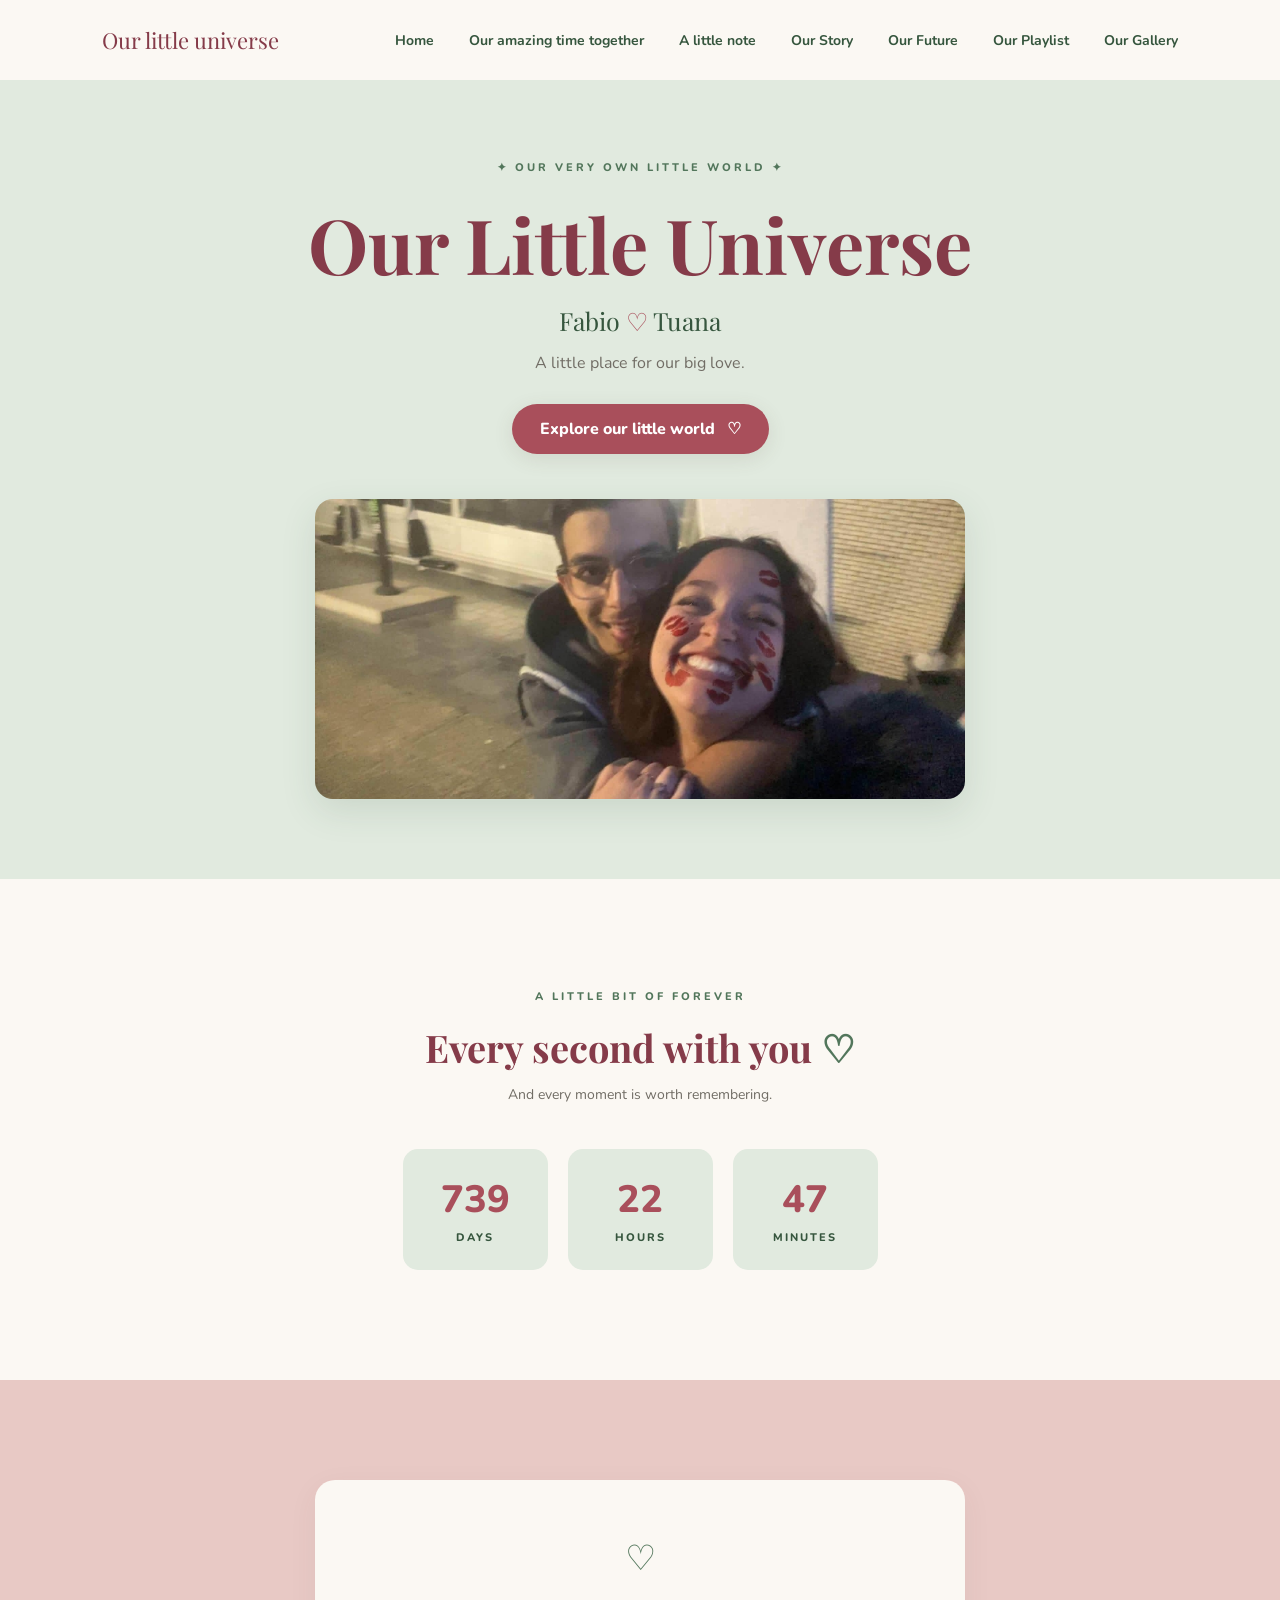
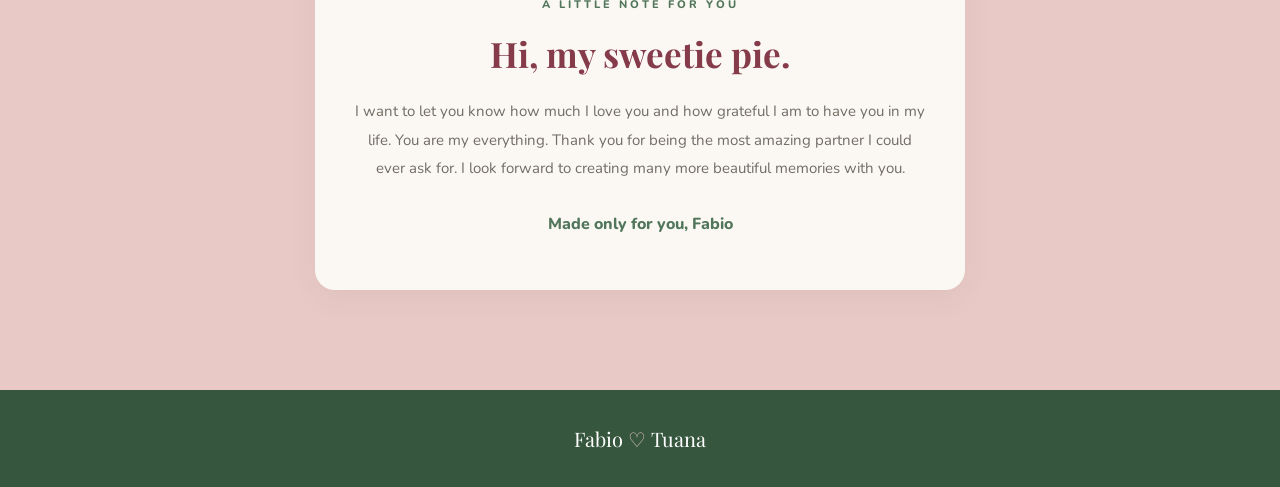
<file: index.html>
<!DOCTYPE html>
<html lang="en">
<head>
    <meta charset="UTF-8">
    <meta name="viewport" content="width=device-width, initial-scale=1.0">

    <title>Our Little Universe</title>

    <link rel="stylesheet" href="style.css">

    <link rel="preconnect" href="https://fonts.googleapis.com">
    <link rel="preconnect" href="https://fonts.gstatic.com" crossorigin>
    <link href="https://fonts.googleapis.com/css2?family=Nunito:wght@400;500;600;700;800&family=Playfair+Display:ital,wght@0,500;0,600;0,700;1,500&display=swap" rel="stylesheet">
</head>

<body>

    <!-- Floating decorations -->
    <div class="floating-decorations" aria-hidden="true">
        <span>♡</span>
        <span>✦</span>
        <span>♡</span>
        <span>✧</span>
        <span>♡</span>
    </div>

    <!-- Navigation -->
    <header class="header">
        <a href="#home" class="logo">Our little universe <span></span></a>

        <button class="menu-toggle" id="menuToggle"
                aria-label="Open navigation menu"
                aria-expanded="false">
            <span></span>
            <span></span>
            <span></span>
        </button>

        <nav class="navigation" id="navigation">
            <a href="index.html">Home</a>
            <a href="index.html#counter">Our amazing time together</a>
            <a href="index.html#message">A little note</a>
            <a href="our-story.html">Our Story</a>
            <a href="our-future.html">Our Future</a>
            <a href="our-playlist.html">Our Playlist</a>
            <a href="foto-galerij.html">Our Gallery</a>
        </nav>
    </header>

    <main>

        <!-- Hero -->
        <section class="hero" id="home">

            <div class="hero-content">

                <p class="eyebrow">
                    ✦ OUR VERY OWN LITTLE WORLD ✦
                </p>

                <h1>Our Little Universe</h1>

                <p class="couple-names">
                    Fabio <span>♡</span> Tuana
                </p>

                <p class="hero-description">
                    A little place for our big love.
                </p>

                <a href="#counter" class="main-button">
                    Explore our little world
                    <span>♡</span>
                </a>

            </div>

            <div class="hero-photo">
                <img
                    src="images/samen.jpg"
                    alt="Fabio and Tuana together"
                >
            </div>

        </section>


        <!-- Relationship counter -->
        <section class="counter-section" id="counter">

            <div class="section-heading">
                <p class="eyebrow">A LITTLE BIT OF FOREVER</p>

                <h2>Every second with you <span>♡</span></h2>

                <p>
                    And every moment is worth remembering.
                </p>
            </div>

            <div class="counter-container">

                <div class="counter-item">
                    <span id="days">000</span>
                    <p>DAYS</p>
                </div>

                <div class="counter-item">
                    <span id="hours">00</span>
                    <p>HOURS</p>
                </div>

                <div class="counter-item">
                    <span id="minutes">00</span>
                    <p>MINUTES</p>
                </div>

            </div>

        </section>


        <!-- Personal message -->
        <section class="message-section" id="message">

            <div class="message-card">

                <span class="message-heart">♡</span>

                <p class="eyebrow">A LITTLE NOTE FOR YOU</p>

                <h2>Hi, my sweetie pie.</h2>

                <p class="message-text">
                    I want to let you know how much I love you and how grateful I am to have you in my life. You are my everything. Thank you for being the most amazing partner I could ever ask for. I look forward to creating many more beautiful memories with you.
                </p>

                <p class="signature">
                    Made only for you, Fabio
                </p>

            </div>

        </section>

    </main>


    <!-- Footer -->
    <footer class="footer">
        <p>Fabio <span>♡</span> Tuana</p>
    </footer>


    <script src="script.js"></script>

</body>
</html>
</file>
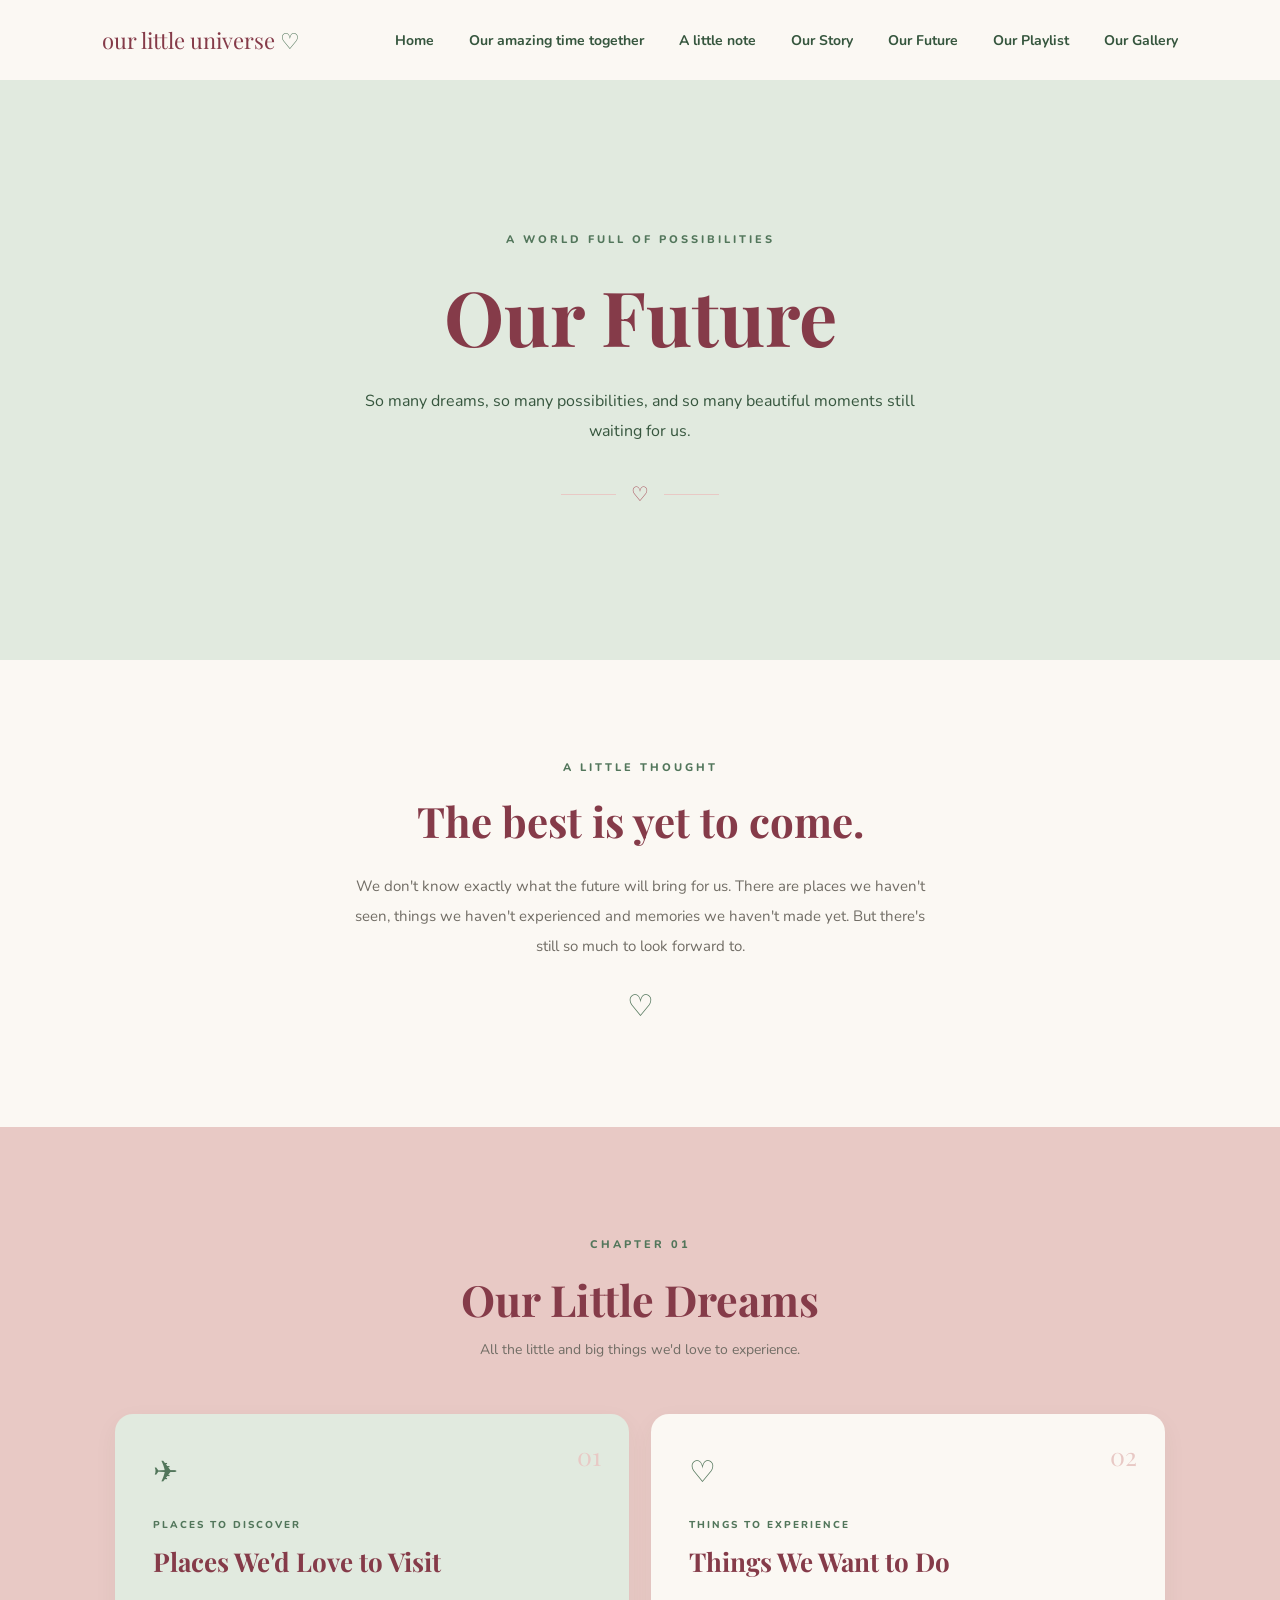
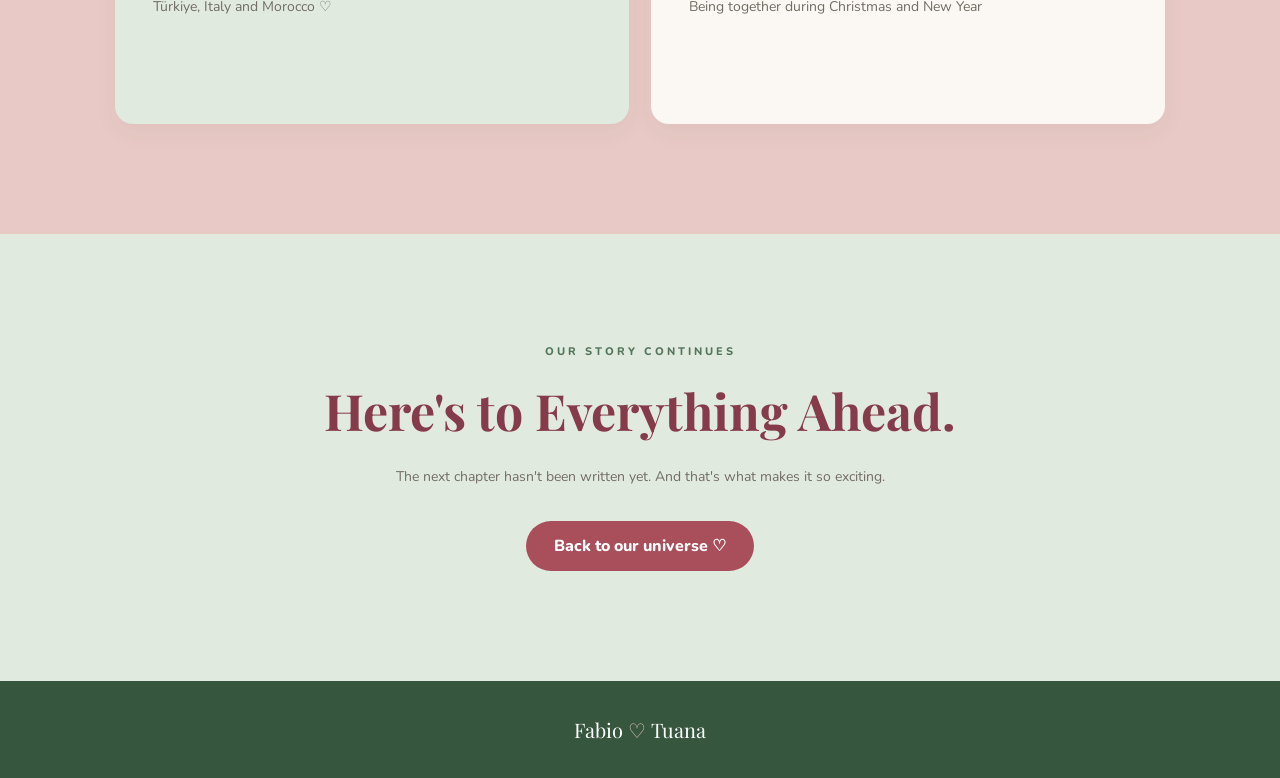
<file: our-future.html>
<!DOCTYPE html>
<html lang="en">

<head>
    <meta charset="UTF-8">
    <meta name="viewport" content="width=device-width, initial-scale=1.0">

    <title>Our Future</title>

    <link rel="stylesheet" href="style.css">
    <link rel="stylesheet" href="future.css">

    <link rel="preconnect" href="https://fonts.googleapis.com">
    <link rel="preconnect" href="https://fonts.gstatic.com" crossorigin>

    <link href="https://fonts.googleapis.com/css2?family=Nunito:wght@400;500;600;700;800&family=Playfair+Display:ital,wght@0,500;0,600;0,700;1,500&display=swap" rel="stylesheet">
</head>

<body>

    <!-- Floating decorations -->
    <div class="floating-decorations" aria-hidden="true">
        <span>♡</span>
        <span>✦</span>
        <span>♡</span>
        <span>✧</span>
        <span>♡</span>
    </div>


    <!-- Navigation -->
    <header class="header">

        <a href="index.html" class="logo">
            our little universe <span>♡</span>
        </a>

        <button class="menu-toggle" id="menuToggle"
                aria-label="Open navigation menu"
                aria-expanded="false">
            <span></span>
            <span></span>
            <span></span>
        </button>

        <nav class="navigation" id="navigation">
            <a href="index.html">Home</a>
            <a href="index.html#counter">Our amazing time together</a>
            <a href="index.html#message">A little note</a>
            <a href="our-story.html">Our Story</a>
            <a href="our-future.html">Our Future</a>
            <a href="our-playlist.html">Our Playlist</a>
            <a href="foto-galerij.html">Our Gallery</a>
        </nav>

    </header>


    <main>

        <!-- Future Hero -->
        <section class="future-hero">

            <p class="eyebrow">A WORLD FULL OF POSSIBILITIES</p>

            <h1>Our Future</h1>

            <p class="future-subtitle">
                So many dreams, so many possibilities,
                and so many beautiful moments still waiting for us.
            </p>

            <div class="future-divider">
                <span></span>
                ♡
                <span></span>
            </div>

        </section>


        <!-- Introduction -->
        <section class="future-intro">

            <p class="eyebrow">A LITTLE THOUGHT</p>

            <h2>The best is yet to come.</h2>

            <p>
                We don't know exactly what the future will bring for us.
                There are places we haven't seen, things we
                haven't experienced and memories we haven't
                made yet.

                But there's still so much to look forward to.
            </p>

            <span class="intro-heart">♡</span>

        </section>


        <!-- Our Dreams -->
        <section class="dreams-section" id="dreams">

            <div class="future-heading">

                <p class="eyebrow">CHAPTER 01</p>

                <h2>Our Little Dreams</h2>

                <p>
                    All the little and big things we'd love to experience.
                </p>

            </div>


            <div class="dreams-grid">

                <!-- Travel -->
                <article class="dream-card travel-card">

                    <div class="dream-number">01</div>

                    <span class="dream-symbol">✈</span>

                    <p class="dream-category">PLACES TO DISCOVER</p>

                    <h3>Places We'd Love to Visit</h3>

                    <p class="dream-description">
                        Türkiye, Italy and Morocco ♡
                    </p>

                </article>


                <!-- Experiences -->
                <article class="dream-card experiences-card">

                    <div class="dream-number">02</div>

                    <span class="dream-symbol">♡</span>

                    <p class="dream-category">THINGS TO EXPERIENCE</p>

                    <h3>Things We Want to Do</h3>

                    <p class="dream-description">
                        Being together during Christmas and New Year
                    </p>


                </article>
            </div>

        </section>

        <!-- Final Message -->
        <section class="future-ending">

            <p class="eyebrow">OUR STORY CONTINUES</p>

            <h2>Here's to Everything Ahead.</h2>

            <p>
                The next chapter hasn't been written yet.
                And that's what makes it so exciting.
            </p>

            <a href="index.html" class="future-button">
                Back to our universe ♡
            </a>

        </section>

    </main>


    <!-- Footer -->
    <footer class="footer">

        <p>Fabio <span>♡</span> Tuana</p>

    </footer>


    <script src="script.js"></script>

</body>
</html>
</file>
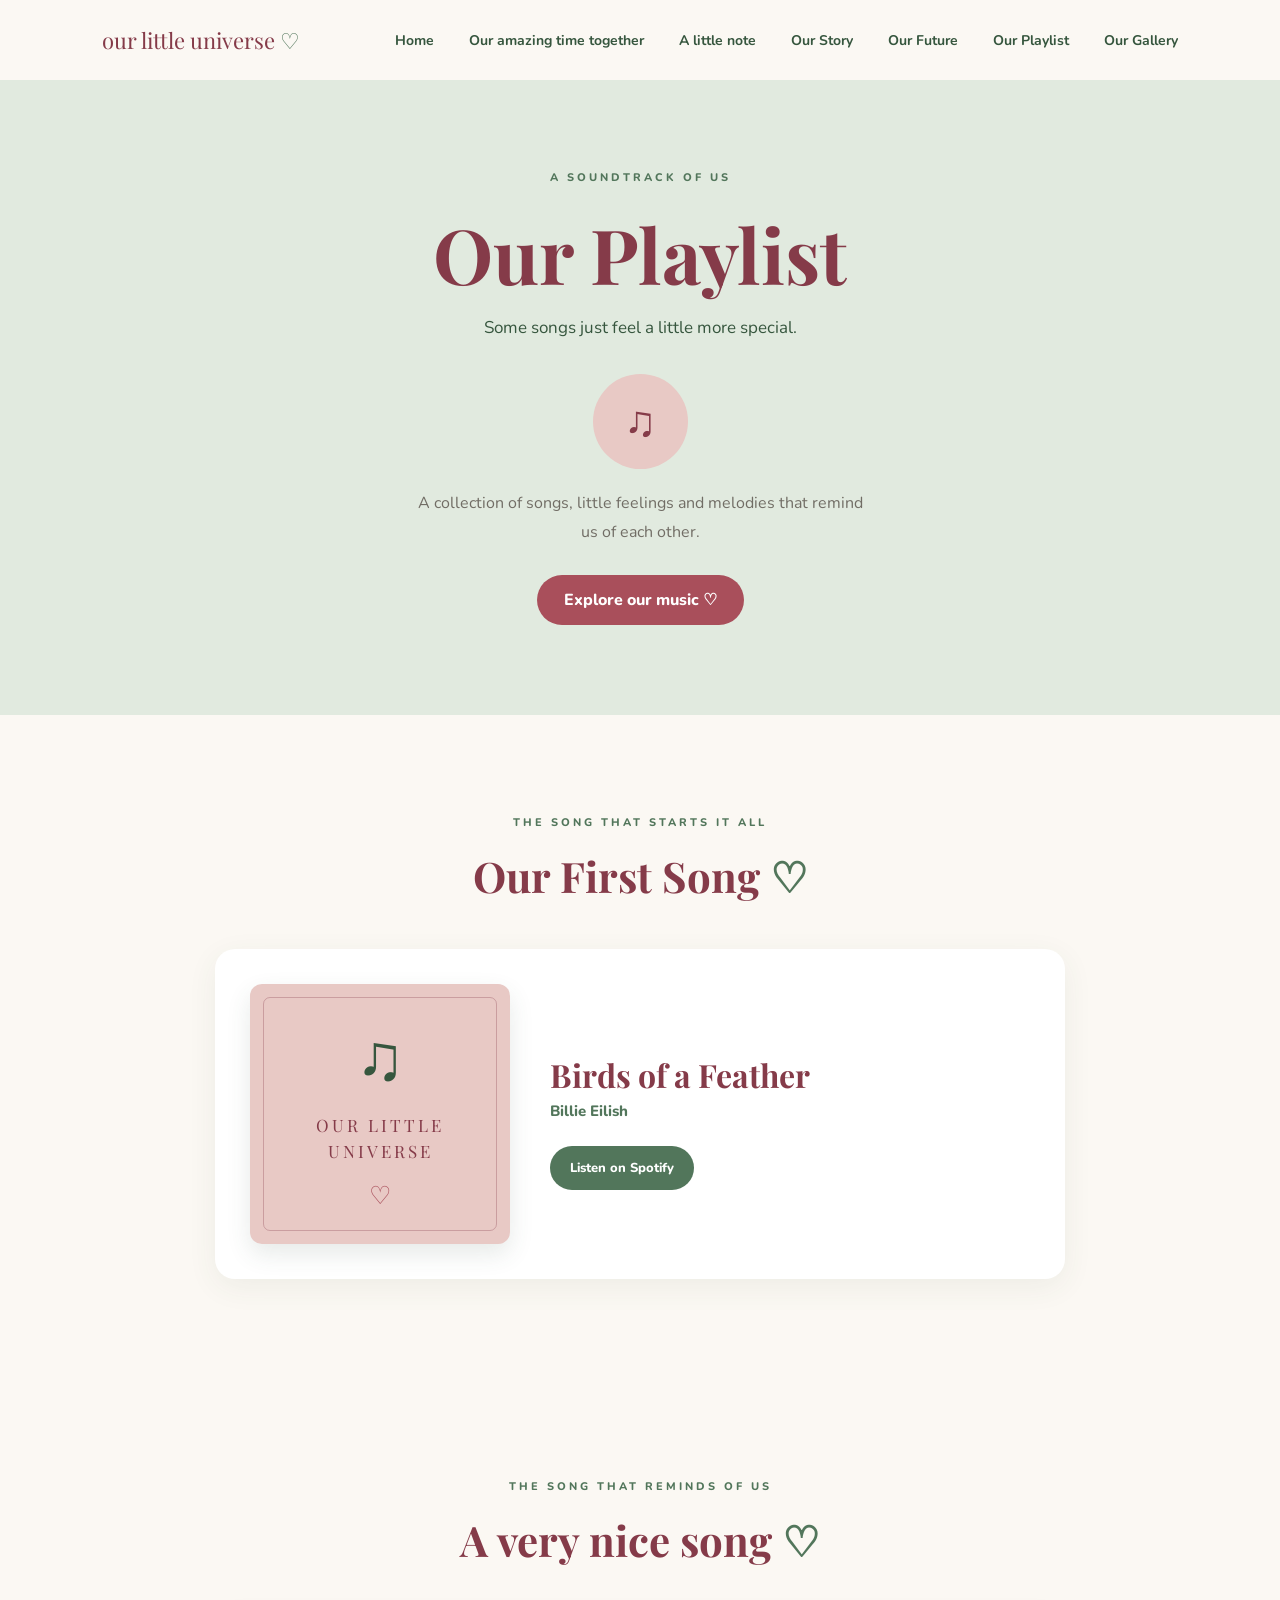
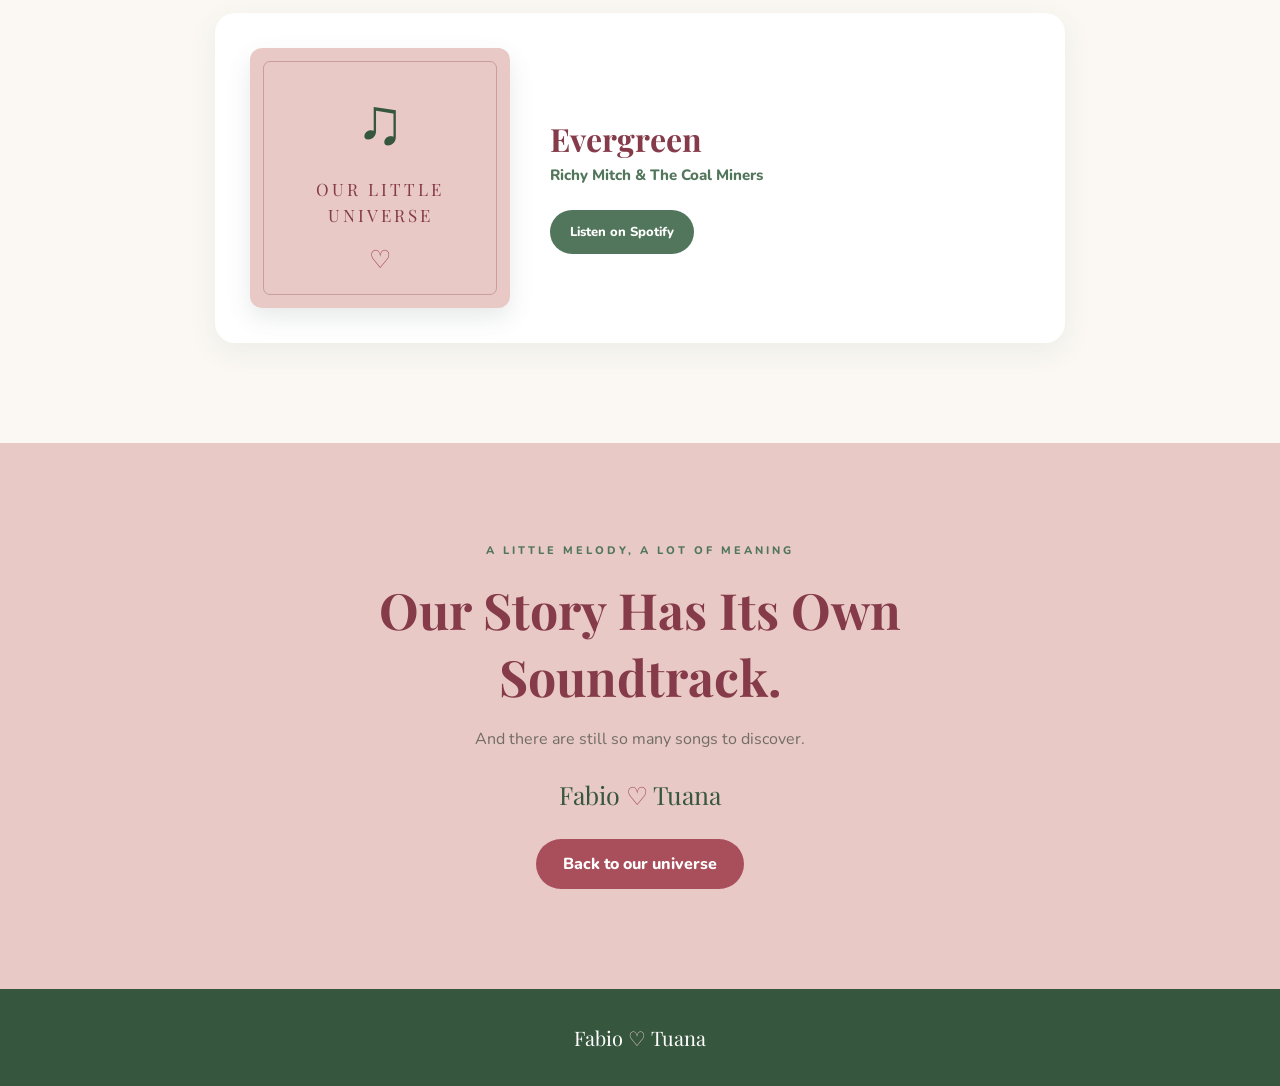
<file: our-playlist.html>
<!DOCTYPE html>
<html lang="en">

<head>
    <meta charset="UTF-8">
    <meta name="viewport" content="width=device-width, initial-scale=1.0">

    <title>Our Playlist</title>

    <link rel="stylesheet" href="style.css">
    <link rel="stylesheet" href="playlist.css">

    <link rel="preconnect" href="https://fonts.googleapis.com">
    <link rel="preconnect" href="https://fonts.gstatic.com" crossorigin>

    <link href="https://fonts.googleapis.com/css2?family=Nunito:wght@400;500;600;700;800&family=Playfair+Display:ital,wght@0,500;0,600;0,700;1,500&display=swap" rel="stylesheet">
</head>

<body>

    <!-- Floating decorations -->
    <div class="floating-decorations" aria-hidden="true">
        <span>♡</span>
        <span>✦</span>
        <span>♡</span>
        <span>✧</span>
        <span>♡</span>
    </div>


    <!-- Navigation -->
    <header class="header">

        <a href="index.html" class="logo">
            our little universe <span>♡</span>
        </a>

        <button class="menu-toggle" id="menuToggle"
                aria-label="Open navigation menu"
                aria-expanded="false">
            <span></span>
            <span></span>
            <span></span>
        </button>

        <nav class="navigation" id="navigation">
            <a href="index.html">Home</a>
            <a href="index.html#counter">Our amazing time together</a>
            <a href="index.html#message">A little note</a>
            <a href="our-story.html">Our Story</a>
            <a href="our-future.html">Our Future</a>
            <a href="our-playlist.html">Our Playlist</a>
            <a href="foto-galerij.html">Our Gallery</a>
        </nav>

    </header>


    <main>

        <!-- Playlist Hero -->
        <section class="playlist-hero">

            <p class="eyebrow">A SOUNDTRACK OF US</p>

            <h1>Our Playlist</h1>

            <p class="playlist-subtitle">
                Some songs just feel a little more special.
            </p>

            <div class="music-note">♫</div>

            <p class="playlist-intro">
                A collection of songs, little feelings
                and melodies that remind us of each other.
            </p>

            <a href="#our-songs" class="playlist-button">
                Explore our music ♡
            </a>

        </section>


        <!-- Featured Song -->
        <section class="featured-section">

            <div class="playlist-heading">
                <p class="eyebrow">THE SONG THAT STARTS IT ALL</p>
                <h2>Our First Song <span>♡</span></h2>
            </div>

            <article class="featured-song">

                <div class="album-art">
                    <div class="album-inner">
                        <span class="album-symbol">♫</span>
                        <p>OUR LITTLE<br>UNIVERSE</p>
                        <span class="album-heart">♡</span>
                    </div>
                </div>

                <div class="featured-info">

                    <h3>Birds of a Feather</h3>

                    <p class="artist-name">
                        Billie Eilish
                    </p>
                    
                    <a
                        href="https://open.spotify.com/search/Birds%20of%20a%20Feather%20Billie%20Eilish"
                        target="_blank"
                        rel="noopener noreferrer"
                        class="spotify-button"
                    >                        
                        Listen on Spotify
                    </a>

                </div>

            </article>

        </section>

        <section class="featured-section">

            <div class="playlist-heading">
                <p class="eyebrow">THE SONG THAT REMINDS OF US</p>
                <h2> A very nice song <span>♡</span></h2>
            </div>

            <article class="featured-song">

                <div class="album-art">
                    <div class="album-inner">
                        <span class="album-symbol">♫</span>
                        <p>OUR LITTLE<br>UNIVERSE</p>
                        <span class="album-heart">♡</span>
                    </div>
                </div>

                <div class="featured-info">

                    <h3>Evergreen</h3>

                    <p class="artist-name">
                        Richy Mitch & The Coal Miners
                    </p>
                    
                    <a
                        href="https://open.spotify.com/search/evergreen%20richy%20mitch%20and%20coal%20miners"
                        target="_blank"
                        rel="noopener noreferrer"
                        class="spotify-button"
                    >                        
                        Listen on Spotify
                    </a>

                </div>

            </article>

        </section>

        <!-- Our Songs -->



        <!-- Closing -->
        <section class="playlist-ending">

            <p class="eyebrow">A LITTLE MELODY, A LOT OF MEANING</p>

            <h2>Our Story Has Its Own Soundtrack.</h2>

            <p>
                And there are still so many songs to discover.
            </p>

            <div class="playlist-names">
                Fabio <span>♡</span> Tuana
            </div>

            <a href="index.html" class="playlist-button">
                Back to our universe
            </a>

        </section>

    </main>


    <!-- Footer -->
    <footer class="footer">

        <p>Fabio <span>♡</span> Tuana</p>
    </footer>


    <script src="script.js"></script>

</body>
</html>
</file>
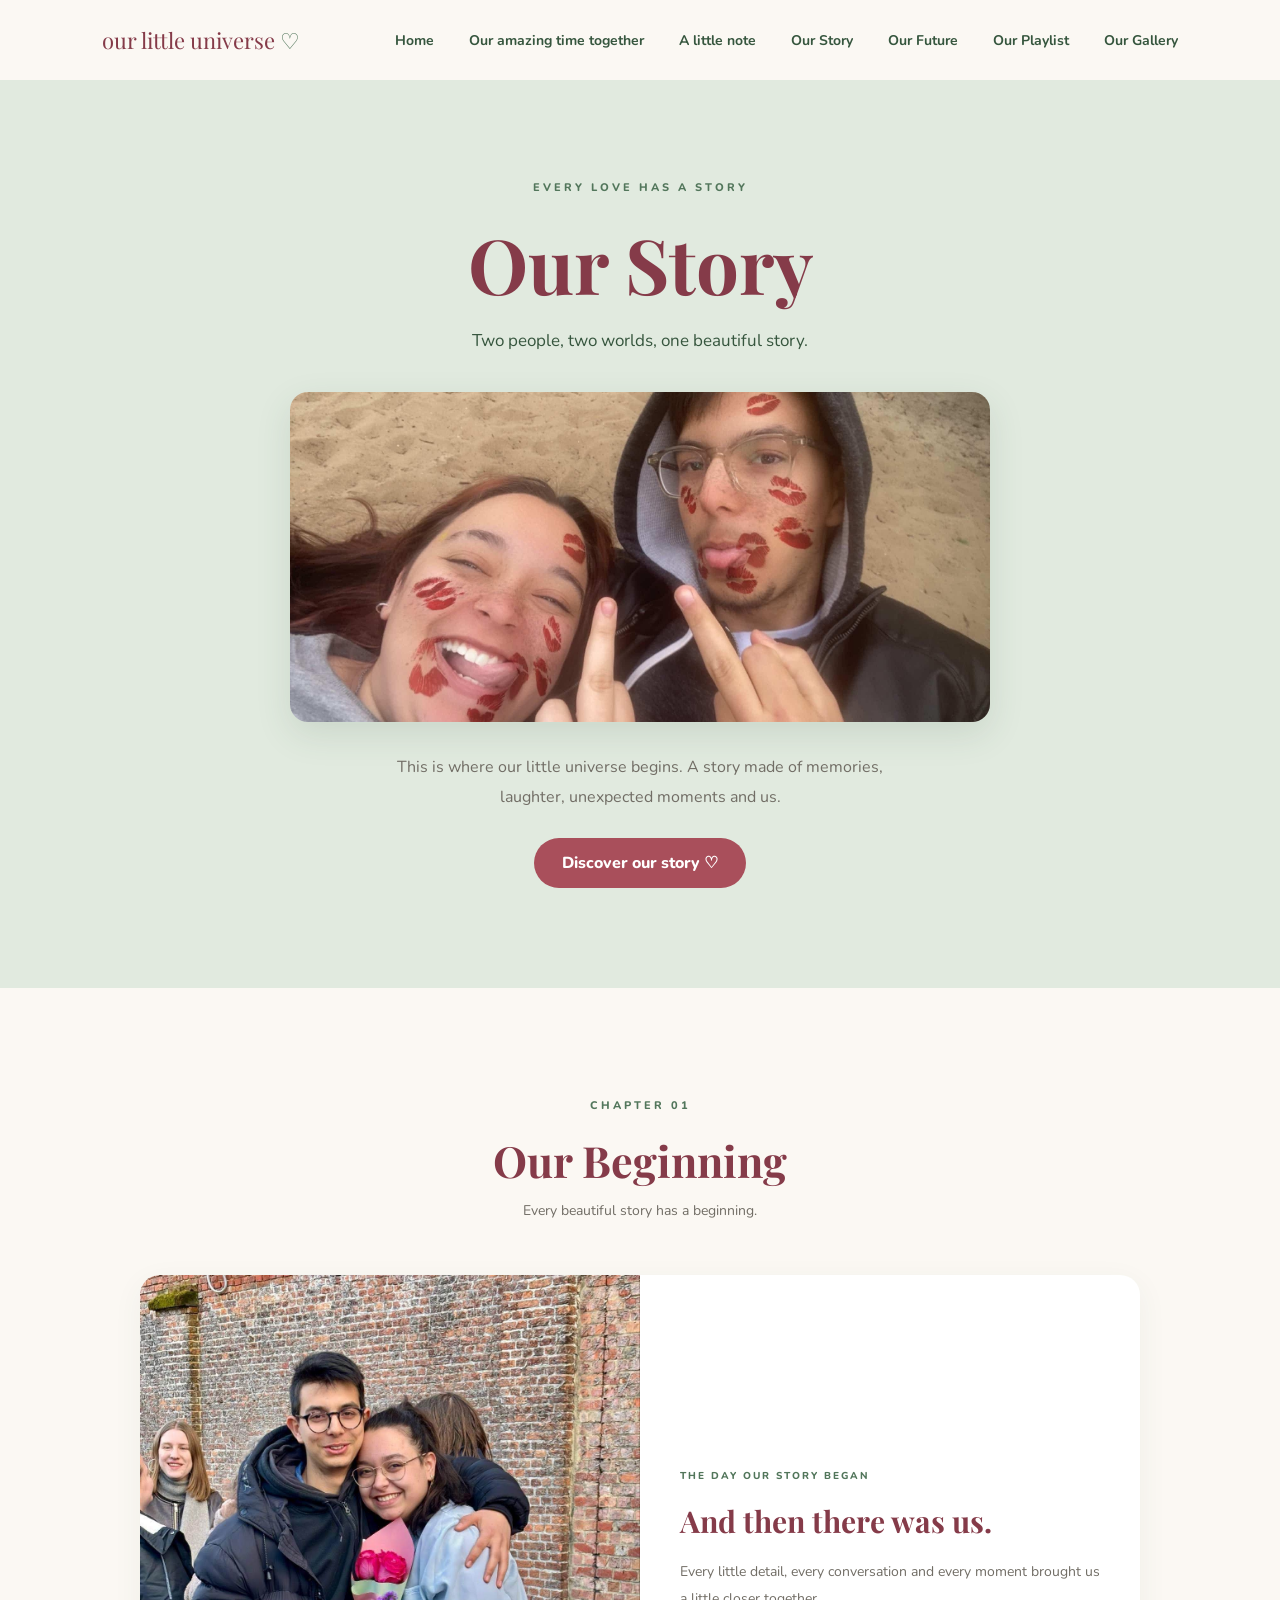
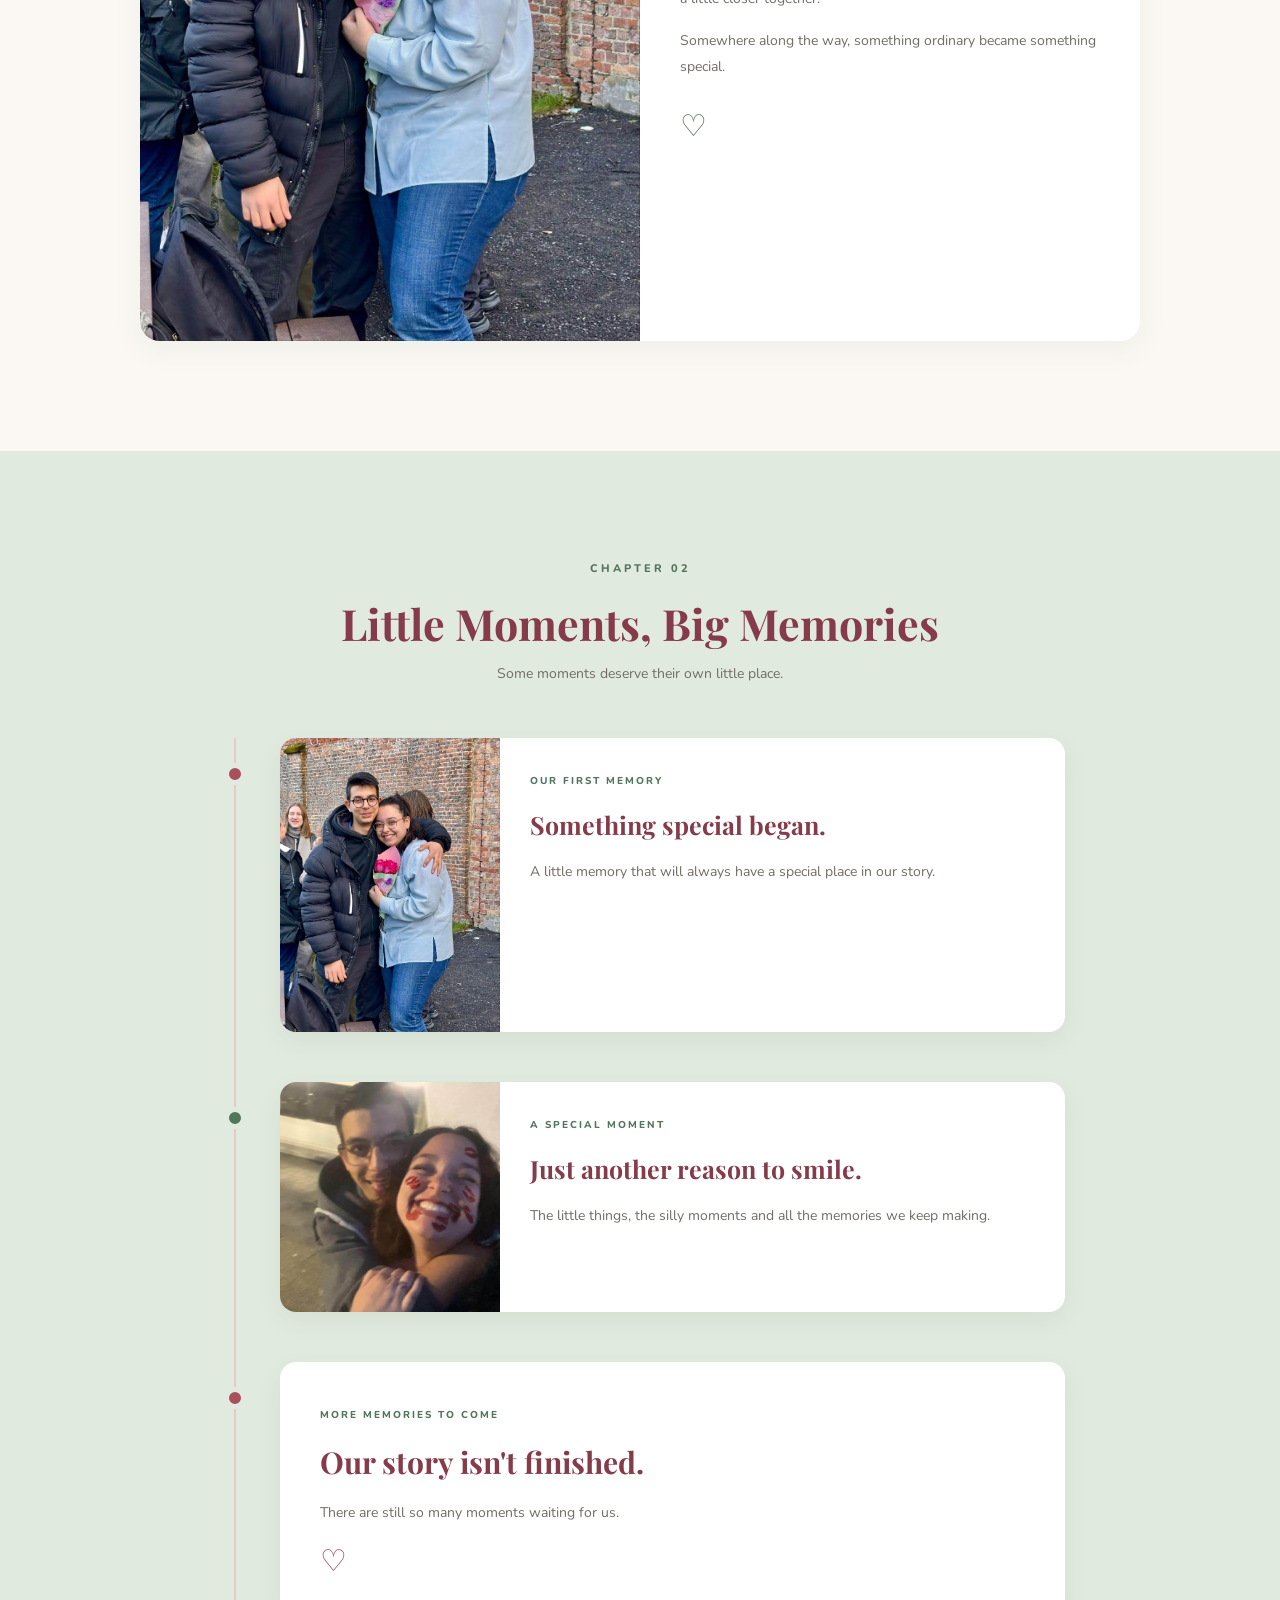
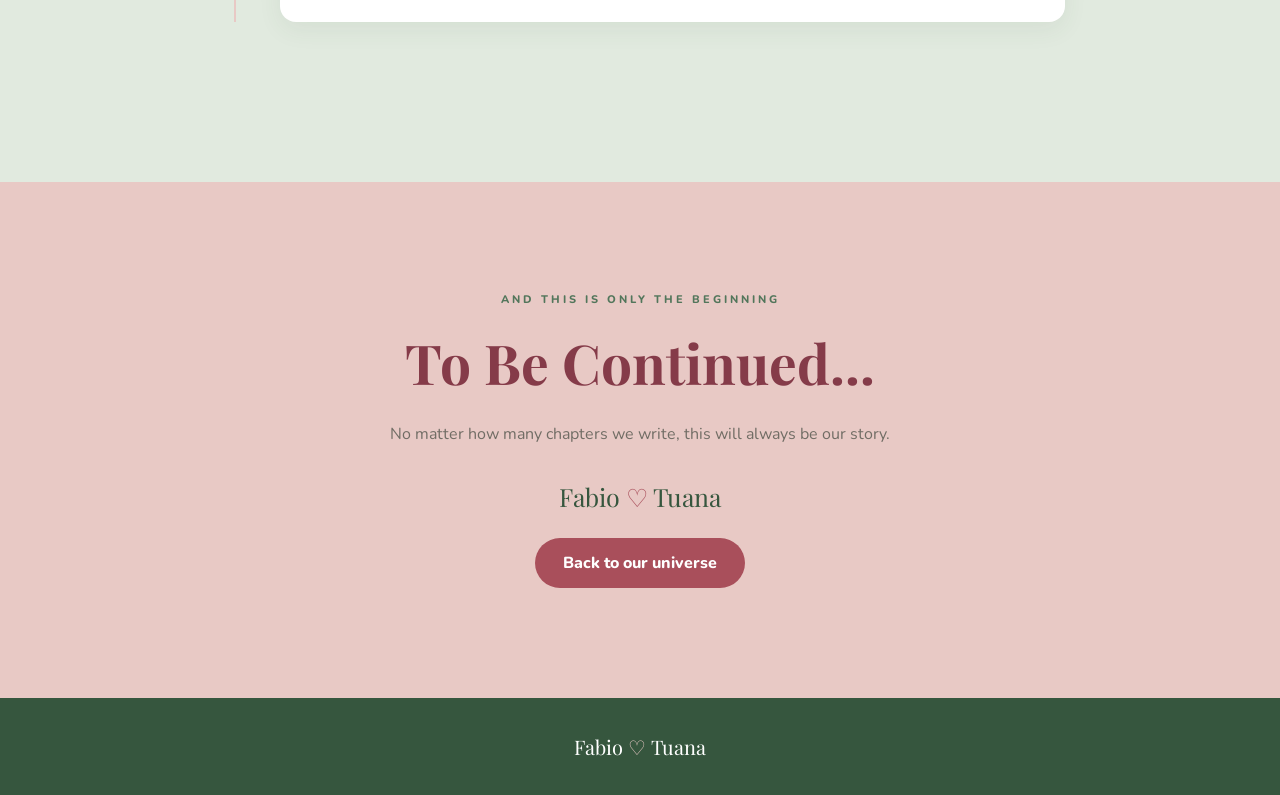
<file: our-story.html>
<!DOCTYPE html>
<html lang="en">

<head>
    <meta charset="UTF-8">
    <meta name="viewport" content="width=device-width, initial-scale=1.0">

    <title>Our Story</title>

    <link rel="stylesheet" href="style.css">
    <link rel="stylesheet" href="story.css">

    <link rel="preconnect" href="https://fonts.googleapis.com">
    <link rel="preconnect" href="https://fonts.gstatic.com" crossorigin>

    <link href="https://fonts.googleapis.com/css2?family=Nunito:wght@400;500;600;700;800&family=Playfair+Display:ital,wght@0,500;0,600;0,700;1,500&display=swap" rel="stylesheet">
</head>

<body>

    <!-- Floating decorations -->
    <div class="floating-decorations" aria-hidden="true">
        <span>♡</span>
        <span>✦</span>
        <span>♡</span>
        <span>✧</span>
        <span>♡</span>
    </div>


    <!-- Navigation -->
    <header class="header">

        <a href="index.html" class="logo">
            our little universe <span>♡</span>
        </a>

        <button class="menu-toggle" id="menuToggle"
                aria-label="Open navigation menu"
                aria-expanded="false">
            <span></span>
            <span></span>
            <span></span>
        </button>

        <nav class="navigation" id="navigation">
            <a href="index.html">Home</a>
            <a href="index.html#counter">Our amazing time together</a>
            <a href="index.html#message">A little note</a>
            <a href="our-story.html">Our Story</a>
            <a href="our-future.html">Our Future</a>
            <a href="our-playlist.html">Our Playlist</a>
            <a href="foto-galerij.html">Our Gallery</a>
        </nav>

    </header>


    <main>

        <!-- Story Hero -->
        <section class="story-hero">

            <p class="eyebrow">EVERY LOVE HAS A STORY</p>

            <h1>Our Story</h1>

            <p class="story-subtitle">
                Two people, two worlds, one beautiful story.
            </p>

            <div class="story-hero-photo">
                <img src="images/samen1.jpg"
                     alt="Fabio and Tuana">
            </div>

            <p class="story-intro">
                This is where our little universe begins.
                A story made of memories, laughter,
                unexpected moments and us.
            </p>

            <a href="#beginning" class="story-button">
                Discover our story ♡
            </a>

        </section>


        <!-- Our Beginning -->
        <section class="beginning-section" id="beginning">

            <div class="story-heading">
                <p class="eyebrow">CHAPTER 01</p>

                <h2>Our Beginning</h2>

                <p>
                    Every beautiful story has a beginning.
                </p>
            </div>

            <div class="beginning-card">

                <div class="beginning-image">
                    <img src="images/begin.jpg"
                         alt="A memory from our beginning">
                </div>

                <div class="beginning-text">

                    <span class="chapter-label">
                        THE DAY OUR STORY BEGAN
                    </span>

                    <h3>And then there was us.</h3>

                    <p>
                        Every little detail, every conversation
                        and every moment brought us a little
                        closer together.
                    </p>

                    <p>
                        Somewhere along the way, something
                        ordinary became something special.
                    </p>

                    <span class="story-heart">♡</span>

                </div>

            </div>

        </section>


        <!-- Timeline -->
        <section class="timeline-section">

            <div class="story-heading">
                <p class="eyebrow">CHAPTER 02</p>

                <h2>Little Moments, Big Memories</h2>

                <p>
                    Some moments deserve their own little place.
                </p>
            </div>


            <div class="timeline">

                <!-- Memory 1 -->
                <article class="timeline-item">

                    <div class="timeline-dot red"></div>

                    <div class="timeline-card">

                        <img src="images/begin.jpg"
                             alt="Our first special memory">

                        <div class="timeline-content">

                            <span class="chapter-label">
                                OUR FIRST MEMORY
                            </span>

                            <h3>Something special began.</h3>

                            <p>
                                A little memory that will always
                                have a special place in our story.
                            </p>

                        </div>

                    </div>

                </article>


                <!-- Memory 2 -->
                <article class="timeline-item">

                    <div class="timeline-dot green"></div>

                    <div class="timeline-card">

                        <img src="images/samen.jpg"
                             alt="One of our special moments">

                        <div class="timeline-content">

                            <span class="chapter-label">
                                A SPECIAL MOMENT
                            </span>

                            <h3>Just another reason to smile.</h3>

                            <p>
                                The little things, the silly moments
                                and all the memories we keep making.
                            </p>

                        </div>

                    </div>

                </article>


                <!-- Future memories -->
                <article class="timeline-item">

                    <div class="timeline-dot red"></div>

                    <div class="timeline-future">

                        <span class="chapter-label">
                            MORE MEMORIES TO COME
                        </span>

                        <h3>Our story isn't finished.</h3>

                        <p>
                            There are still so many moments
                            waiting for us.
                        </p>

                        <span class="future-heart">♡</span>

                    </div>

                </article>

            </div>

        </section>


        <!-- Ending -->
        <section class="story-ending">

            <p class="eyebrow">AND THIS IS ONLY THE BEGINNING</p>

            <h2>To Be Continued...</h2>

            <p>
                No matter how many chapters we write,
                this will always be our story.
            </p>

            <div class="story-names">
                Fabio <span>♡</span> Tuana
            </div>

            <a href="index.html" class="story-button">
                Back to our universe
            </a>

        </section>

    </main>


    <!-- Footer -->
    <footer class="footer">

        <p>Fabio <span>♡</span> Tuana</p>
    </footer>


    <script src="script.js"></script>

</body>
</html>
</file>
<file: style.css>
/* =========================
   OUR LITTLE UNIVERSE
   RED & GREEN THEME
========================= */

:root {
    --red: #A94F5B;
    --red-dark: #853B49;
    --red-light: #E8C9C5;

    --green: #52765B;
    --green-dark: #36563E;
    --green-light: #E1EADF;

    --cream: #FBF8F3;
    --white: #FFFFFF;

    --text: #716D65;
    --heading: #853B49;
}


/* =========================
   GENERAL
========================= */

* {
    margin: 0;
    padding: 0;
    box-sizing: border-box;
    scroll-behavior: smooth;
}

body {
    font-family: 'Nunito', sans-serif;
    color: var(--text);
    background: var(--cream);
    overflow-x: hidden;
}

h1, h2 {
    font-family: 'Playfair Display', serif;
}


/* =========================
   FLOATING DECORATIONS
========================= */

.floating-decorations span {
    position: fixed;
    z-index: 5;
    pointer-events: none;
    opacity: 0;
    animation: float 9s infinite ease-in-out;
}

.floating-decorations span:nth-child(1),
.floating-decorations span:nth-child(3),
.floating-decorations span:nth-child(5) {
    color: var(--red);
}

.floating-decorations span:nth-child(2),
.floating-decorations span:nth-child(4) {
    color: var(--green);
}

.floating-decorations span:nth-child(1) {
    left: 8%;
    top: 75%;
    font-size: 20px;
    animation-delay: 0s;
}

.floating-decorations span:nth-child(2) {
    left: 85%;
    top: 65%;
    font-size: 15px;
    animation-delay: 2s;
}

.floating-decorations span:nth-child(3) {
    left: 70%;
    top: 85%;
    font-size: 18px;
    animation-delay: 4s;
}

.floating-decorations span:nth-child(4) {
    left: 20%;
    top: 50%;
    font-size: 14px;
    animation-delay: 1s;
}

.floating-decorations span:nth-child(5) {
    left: 92%;
    top: 35%;
    font-size: 17px;
    animation-delay: 3s;
}

@keyframes float {
    0% {
        transform: translateY(20px);
        opacity: 0;
    }

    30%, 70% {
        opacity: 0.45;
    }

    100% {
        transform: translateY(-100px);
        opacity: 0;
    }
}


/* =========================
   HEADER
========================= */

.header {
    height: 80px;
    padding: 0 8%;
    display: flex;
    align-items: center;
    justify-content: space-between;
    background: rgba(251, 248, 243, 0.95);
    position: sticky;
    top: 0;
    z-index: 100;
    backdrop-filter: blur(12px);
}

.logo {
    font-family: 'Playfair Display', serif;
    font-size: 22px;
    color: var(--red-dark);
    text-decoration: none;
}

.logo span {
    color: var(--green);
}

.navigation {
    display: flex;
    gap: 35px;
}

.navigation a {
    text-decoration: none;
    color: var(--green-dark);
    font-size: 14px;
    font-weight: 700;
    transition: color 0.3s;
}

.navigation a:hover {
    color: var(--red);
}


/* =========================
   HAMBURGER MENU
========================= */

.menu-toggle {
    display: none;
    border: none;
    background: none;
    cursor: pointer;
}

.menu-toggle span {
    display: block;
    width: 25px;
    height: 2px;
    margin: 5px;
    background: var(--green);
    transition: 0.3s;
}


/* =========================
   HERO
========================= */

.hero {
    min-height: 750px;
    padding: 80px 10%;
    background: var(--green-light);
    display: flex;
    flex-direction: column;
    align-items: center;
    justify-content: center;
    text-align: center;
    position: relative;
}

.hero-content {
    animation: fadeIn 1.2s ease;
}

.eyebrow {
    font-size: 11px;
    letter-spacing: 3px;
    font-weight: 800;
    color: var(--green);
    margin-bottom: 18px;
}

.hero h1 {
    font-size: clamp(42px, 7vw, 76px);
    color: var(--red-dark);
    margin-bottom: 10px;
}

.couple-names {
    font-family: 'Playfair Display', serif;
    font-size: 25px;
    color: var(--green-dark);
}

.couple-names span {
    color: var(--red);
}

.hero-description {
    margin-top: 15px;
    font-size: 16px;
    color: var(--text);
}

.main-button {
    display: inline-block;
    margin-top: 30px;
    padding: 14px 28px;
    background: var(--red);
    border-radius: 50px;
    color: white;
    text-decoration: none;
    font-weight: 800;
    box-shadow: 0 5px 20px rgba(90, 70, 60, 0.12);
    transition: 0.3s;
}

.main-button:hover {
    background: var(--red-dark);
    transform: translateY(-4px);
}

.main-button span {
    margin-left: 8px;
}

.hero-photo {
    width: min(650px, 100%);
    height: 300px;
    margin-top: 45px;
    overflow: hidden;
    border-radius: 18px;
    box-shadow: 0 12px 35px rgba(54, 86, 62, 0.13);
}

.hero-photo img {
    width: 100%;
    height: 100%;
    object-fit: cover;
    display: block;
}

.scroll-indicator {
    position: absolute;
    bottom: 25px;
    display: flex;
    flex-direction: column;
    align-items: center;
    gap: 5px;
    color: var(--green);
    text-decoration: none;
    font-size: 12px;
}


/* =========================
   RELATIONSHIP COUNTER
========================= */

.counter-section {
    padding: 110px 20px;
    text-align: center;
    background: var(--cream);
}

.section-heading h2 {
    font-size: 38px;
    color: var(--red-dark);
    margin-bottom: 12px;
}

.section-heading h2 span {
    color: var(--green);
}

.section-heading > p:last-child {
    font-size: 14px;
}

.counter-container {
    display: flex;
    justify-content: center;
    gap: 20px;
    margin-top: 45px;
}

.counter-item {
    width: 145px;
    padding: 25px 15px;
    border-radius: 15px;
    background: var(--green-light);
}

.counter-item span {
    display: block;
    font-size: 38px;
    font-weight: 800;
    color: var(--red);
}

.counter-item p {
    font-size: 11px;
    letter-spacing: 2px;
    font-weight: 800;
    margin-top: 5px;
    color: var(--green-dark);
}


/* =========================
   PERSONAL MESSAGE
========================= */

.message-section {
    padding: 100px 20px;
    background: var(--red-light);
    display: flex;
    justify-content: center;
}

.message-card {
    max-width: 650px;
    width: 100%;
    padding: 55px 40px;
    text-align: center;
    background: var(--cream);
    border-radius: 20px;
    box-shadow: 0 8px 30px rgba(90, 70, 60, 0.06);
}

.message-heart {
    display: block;
    font-size: 35px;
    color: var(--green);
    margin-bottom: 15px;
}

.message-card h2 {
    font-size: 35px;
    color: var(--red-dark);
    margin-bottom: 20px;
}

.message-text {
    line-height: 1.9;
    font-size: 15px;
    color: var(--text);
}

.signature {
    margin-top: 30px;
    color: var(--green);
    font-weight: 800;
}


/* =========================
   FOOTER
========================= */

.footer {
    padding: 35px 20px;
    text-align: center;
    background: var(--green-dark);
}

.footer p {
    color: white;
    font-family: 'Playfair Display', serif;
    font-size: 20px;
}

.footer p span {
    color: var(--red-light);
}

.footer small {
    display: block;
    margin-top: 8px;
    color: #DCE7DC;
}


/* =========================
   ANIMATIONS
========================= */

@keyframes fadeIn {
    from {
        opacity: 0;
        transform: translateY(20px);
    }

    to {
        opacity: 1;
        transform: translateY(0);
    }
}


/* =========================
   MOBILE
========================= */

@media (max-width: 700px) {

    .header {
        height: 70px;
        padding: 0 6%;
    }

    .logo {
        font-size: 19px;
    }

    .menu-toggle {
        display: block;
        z-index: 102;
    }

    .navigation {
        position: absolute;
        top: 70px;
        left: 0;
        width: 100%;
        padding: 25px;
        background: var(--cream);
        display: none;
        flex-direction: column;
        align-items: center;
        gap: 22px;
        box-shadow: 0 10px 20px rgba(54, 86, 62, 0.08);
    }

    .navigation.active {
        display: flex;
    }

    .hero {
        min-height: 680px;
        padding: 65px 7%;
    }

    .hero h1 {
        font-size: 43px;
    }

    .hero-photo {
        height: 230px;
    }

    .counter-section {
        padding: 80px 15px;
    }

    .section-heading h2 {
        font-size: 30px;
    }

    .counter-container {
        gap: 9px;
    }

    .counter-item {
        width: 31%;
        padding: 20px 8px;
    }

    .counter-item span {
        font-size: 27px;
    }

    .counter-item p {
        font-size: 9px;
    }

    .message-card {
        padding: 40px 22px;
    }

    .message-card h2 {
        font-size: 29px;
    }
}


/* =========================
   ACCESSIBILITY
========================= */

@media (prefers-reduced-motion: reduce) {
    *, *::before, *::after {
        animation-duration: 0.01ms !important;
        scroll-behavior: auto !important;
    }
}
</file>
<file: future.css>
/* =========================
   OUR FUTURE
========================= */


/* =========================
   HERO
========================= */

.future-hero {
    min-height: 580px;
    padding: 100px 8%;
    background: var(--green-light);
    display: flex;
    flex-direction: column;
    align-items: center;
    justify-content: center;
    text-align: center;
}

.future-hero h1 {
    font-size: clamp(48px, 7vw, 76px);
    color: var(--red-dark);
    margin-bottom: 20px;
}

.future-subtitle {
    max-width: 550px;
    font-size: 16px;
    line-height: 1.9;
    color: var(--green-dark);
}

.future-divider {
    display: flex;
    align-items: center;
    gap: 15px;
    margin-top: 35px;
    color: var(--red);
    font-size: 20px;
}

.future-divider span {
    width: 55px;
    height: 1px;
    background: var(--red-light);
}

.future-button {
    display: inline-block;
    margin-top: 30px;
    padding: 14px 28px;
    background: var(--red);
    border-radius: 50px;
    color: white;
    text-decoration: none;
    font-weight: 800;
    transition: 0.3s;
}

.future-button:hover {
    background: var(--red-dark);
    transform: translateY(-3px);
}

.future-button span {
    margin-left: 8px;
}


/* =========================
   INTRODUCTION
========================= */

.future-intro {
    padding: 100px 20px;
    background: var(--cream);
    text-align: center;
}

.future-intro h2 {
    font-size: clamp(30px, 5vw, 42px);
    color: var(--red-dark);
    margin-bottom: 22px;
}

.future-intro > p:not(.eyebrow) {
    max-width: 570px;
    margin: auto;
    font-size: 15px;
    line-height: 2;
}

.intro-heart {
    display: block;
    margin-top: 25px;
    color: var(--green);
    font-size: 30px;
}


/* =========================
   DREAMS SECTION
========================= */

.dreams-section {
    padding: 110px 8%;
    background: var(--red-light);
}

.future-heading {
    text-align: center;
    margin-bottom: 55px;
}

.future-heading h2 {
    color: var(--red-dark);
    font-size: clamp(32px, 5vw, 43px);
    margin-bottom: 12px;
}

.future-heading > p:last-child {
    font-size: 14px;
    color: var(--text);
}


/* =========================
   DREAM CARDS
========================= */

.dreams-grid {
    max-width: 1050px;
    margin: auto;
    display: grid;
    grid-template-columns: repeat(2, minmax(0, 1fr));
    gap: 22px;
}

.dream-card {
    position: relative;
    min-height: 310px;
    padding: 38px;
    border-radius: 18px;
    background: var(--cream);
    box-shadow: 0 8px 25px rgba(54, 86, 62, 0.05);
    transition: transform 0.3s, box-shadow 0.3s;
}

.dream-card:hover {
    transform: translateY(-5px);
    box-shadow: 0 13px 30px rgba(54, 86, 62, 0.09);
}

.dream-number {
    position: absolute;
    top: 25px;
    right: 28px;
    font-family: 'Playfair Display', serif;
    font-size: 25px;
    color: var(--red-light);
}

.dream-symbol {
    display: block;
    font-size: 30px;
    color: var(--green);
    margin-bottom: 25px;
}

.dream-category {
    font-size: 10px;
    letter-spacing: 2px;
    font-weight: 800;
    color: var(--green);
    margin-bottom: 12px;
}

.dream-card h3 {
    font-family: 'Playfair Display', serif;
    font-size: 26px;
    color: var(--red-dark);
    margin-bottom: 15px;
}

.dream-description {
    max-width: 380px;
    font-size: 14px;
    line-height: 1.9;
    color: var(--text);
}

.dream-footer {
    display: block;
    margin-top: 25px;
    font-size: 12px;
    font-weight: 800;
    color: var(--green-dark);
}


/* Card variations */

.travel-card {
    background: var(--green-light);
}

.experiences-card {
    background: var(--cream);
}

.home-card {
    background: var(--cream);
}

.everyday-card {
    background: var(--green-light);
}


/* =========================
   FUTURE TOGETHER
========================= */

.future-together {
    padding: 110px 20px;
    background: var(--cream);
    text-align: center;
}

.together-content {
    max-width: 650px;
    margin: auto;
}

.together-content h2 {
    color: var(--red-dark);
    font-size: clamp(35px, 6vw, 50px);
    margin-bottom: 25px;
}

.together-content > p:not(.eyebrow) {
    font-size: 15px;
    line-height: 2;
    color: var(--text);
}

.together-names {
    margin-top: 35px;
    font-family: 'Playfair Display', serif;
    font-size: 27px;
    color: var(--green-dark);
}

.together-names span {
    color: var(--red);
}


/* =========================
   ENDING
========================= */

.future-ending {
    padding: 110px 20px;
    text-align: center;
    background: var(--green-light);
}

.future-ending h2 {
    max-width: 650px;
    margin: 0 auto 20px;
    color: var(--red-dark);
    font-size: clamp(35px, 6vw, 50px);
}

.future-ending > p:not(.eyebrow) {
    max-width: 500px;
    margin: auto;
    font-size: 14px;
    line-height: 1.9;
}


/* =========================
   MOBILE
========================= */

@media (max-width: 700px) {

    .future-hero {
        min-height: 500px;
        padding: 75px 7%;
    }

    .future-intro {
        padding: 75px 22px;
    }

    .dreams-section {
        padding: 75px 6%;
    }

    .dreams-grid {
        grid-template-columns: 1fr;
        gap: 16px;
    }

    .dream-card {
        min-height: 270px;
        padding: 30px 25px;
    }

    .dream-card h3 {
        font-size: 24px;
    }

    .future-together,
    .future-ending {
        padding: 80px 22px;
    }
}
</file>
<file: playlist.css>
/* =========================
   OUR PLAYLIST
========================= */


/* HERO */

.playlist-hero {
    min-height: 530px;
    padding: 90px 8%;
    background: var(--green-light);
    text-align: center;
    display: flex;
    flex-direction: column;
    align-items: center;
    justify-content: center;
}

.playlist-hero h1 {
    font-size: clamp(48px, 7vw, 76px);
    color: var(--red-dark);
    margin-bottom: 12px;
}

.playlist-subtitle {
    color: var(--green-dark);
    font-size: 17px;
}

.music-note {
    width: 95px;
    height: 95px;
    margin: 35px 0 20px;
    display: flex;
    justify-content: center;
    align-items: center;
    border-radius: 50%;
    background: var(--red-light);
    color: var(--red-dark);
    font-size: 43px;
}

.playlist-intro {
    max-width: 450px;
    line-height: 1.8;
}

.playlist-button {
    display: inline-block;
    margin-top: 28px;
    padding: 14px 27px;
    border-radius: 50px;
    background: var(--red);
    color: white;
    text-decoration: none;
    font-weight: 800;
    transition: 0.3s;
}

.playlist-button:hover {
    background: var(--red-dark);
    transform: translateY(-3px);
}


/* HEADINGS */

.playlist-heading {
    text-align: center;
    margin-bottom: 45px;
}

.playlist-heading h2 {
    font-size: clamp(30px, 5vw, 42px);
    color: var(--red-dark);
    margin-bottom: 12px;
}

.playlist-heading h2 span {
    color: var(--green);
}

.playlist-heading > p:last-child {
    font-size: 14px;
}


/* FEATURED SONG */

.featured-section {
    padding: 100px 8%;
    background: var(--cream);
}

.featured-song {
    max-width: 850px;
    margin: auto;
    padding: 35px;
    display: grid;
    grid-template-columns: 260px 1fr;
    align-items: center;
    gap: 40px;
    background: white;
    border-radius: 20px;
    box-shadow: 0 8px 30px rgba(54, 86, 62, 0.07);
}


/* ALBUM ART */

.album-art {
    width: 100%;
    aspect-ratio: 1;
    padding: 13px;
    background: var(--red-light);
    border-radius: 12px;
    box-shadow: 0 10px 25px rgba(54, 86, 62, 0.12);
}

.album-inner {
    width: 100%;
    height: 100%;
    border: 1px solid rgba(133, 59, 73, 0.3);
    border-radius: 7px;
    display: flex;
    flex-direction: column;
    justify-content: center;
    align-items: center;
    text-align: center;
    color: var(--red-dark);
}

.album-symbol {
    font-size: 65px;
    color: var(--green-dark);
}

.album-inner p {
    font-family: 'Playfair Display', serif;
    font-size: 17px;
    letter-spacing: 3px;
    line-height: 1.5;
    margin-top: 10px;
}

.album-heart {
    font-size: 25px;
    color: var(--red);
    margin-top: 15px;
}


/* SONG INFORMATION */

.song-category {
    color: var(--green);
    font-size: 10px;
    letter-spacing: 2px;
    font-weight: 800;
}

.featured-info h3 {
    font-family: 'Playfair Display', serif;
    color: var(--red-dark);
    font-size: 32px;
    margin-top: 15px;
}

.artist-name {
    color: var(--green);
    font-size: 15px;
    font-weight: 800;
    margin-top: 5px;
}

.song-description {
    max-width: 350px;
    margin-top: 22px;
    line-height: 1.8;
    font-size: 14px;
}

.spotify-button {
    display: inline-flex;
    align-items: center;
    gap: 10px;
    margin-top: 25px;
    padding: 13px 20px;
    background: var(--green);
    color: white;
    text-decoration: none;
    border-radius: 50px;
    font-size: 13px;
    font-weight: 800;
    transition: 0.3s;
}

.spotify-button:hover {
    background: var(--green-dark);
    transform: translateY(-3px);
}


/* SONG COLLECTION */

.songs-section {
    padding: 100px 8%;
    background: var(--green-light);
}

.empty-playlist {
    max-width: 600px;
    margin: auto;
    padding: 55px 35px;
    text-align: center;
    background: white;
    border-radius: 18px;
    box-shadow: 0 8px 25px rgba(54, 86, 62, 0.06);
}

.empty-icon {
    display: block;
    font-size: 40px;
    color: var(--red);
    margin-bottom: 18px;
}

.empty-playlist h3 {
    font-family: 'Playfair Display', serif;
    color: var(--red-dark);
    font-size: 26px;
    margin-bottom: 12px;
}

.empty-playlist p {
    max-width: 400px;
    margin: auto;
    font-size: 14px;
    line-height: 1.8;
}

.empty-heart {
    display: block;
    margin-top: 20px;
    color: var(--green);
    font-size: 25px;
}


/* ENDING */

.playlist-ending {
    padding: 100px 20px;
    background: var(--red-light);
    text-align: center;
}

.playlist-ending h2 {
    max-width: 650px;
    margin: 15px auto;
    color: var(--red-dark);
    font-size: clamp(35px, 6vw, 50px);
}

.playlist-ending > p:not(.eyebrow) {
    line-height: 1.8;
}

.playlist-names {
    font-family: 'Playfair Display', serif;
    color: var(--green-dark);
    font-size: 25px;
    margin-top: 25px;
}

.playlist-names span {
    color: var(--red);
}


/* MOBILE */

@media (max-width: 700px) {

    .playlist-hero {
        min-height: 500px;
        padding: 75px 7%;
    }

    .featured-section,
    .songs-section {
        padding: 75px 6%;
    }

    .featured-song {
        grid-template-columns: 1fr;
        gap: 28px;
        padding: 25px;
    }

    .album-art {
        max-width: 250px;
        margin: auto;
    }

    .featured-info {
        text-align: center;
    }

    .song-description {
        margin-left: auto;
        margin-right: auto;
    }

    .empty-playlist {
        padding: 40px 24px;
    }

    .playlist-ending {
        padding: 75px 20px;
    }
}
</file>
<file: story.css>
/* =========================
   OUR STORY
========================= */

.story-hero {
    background: var(--green-light);
    min-height: 650px;
    padding: 100px 8%;
    text-align: center;
    display: flex;
    flex-direction: column;
    align-items: center;
    justify-content: center;
}

.story-hero h1 {
    font-size: clamp(48px, 7vw, 76px);
    color: var(--red-dark);
    margin-bottom: 15px;
}

.story-subtitle {
    font-size: 17px;
    color: var(--green-dark);
}

.story-hero-photo {
    width: min(700px, 100%);
    height: 330px;
    margin-top: 40px;
    border-radius: 18px;
    overflow: hidden;
    box-shadow: 0 12px 35px rgba(54, 86, 62, 0.13);
}

.story-hero-photo img {
    width: 100%;
    height: 100%;
    object-fit: cover;
}

.story-intro {
    max-width: 550px;
    line-height: 1.9;
    margin-top: 30px;
}

.story-button {
    display: inline-block;
    margin-top: 25px;
    padding: 14px 28px;
    background: var(--red);
    color: white;
    text-decoration: none;
    border-radius: 50px;
    font-weight: 800;
    transition: 0.3s;
}

.story-button:hover {
    background: var(--red-dark);
    transform: translateY(-3px);
}


/* =========================
   SECTION HEADINGS
========================= */

.story-heading {
    text-align: center;
    margin-bottom: 55px;
}

.story-heading h2 {
    color: var(--red-dark);
    font-size: clamp(30px, 5vw, 43px);
    margin-bottom: 12px;
}

.story-heading > p:last-child {
    color: var(--text);
    font-size: 14px;
}


/* =========================
   OUR BEGINNING
========================= */

.beginning-section {
    padding: 110px 8%;
    background: var(--cream);
}

.beginning-card {
    max-width: 1000px;
    margin: auto;
    display: grid;
    grid-template-columns: 1fr 1fr;
    background: white;
    border-radius: 20px;
    overflow: hidden;
    box-shadow: 0 8px 30px rgba(54, 86, 62, 0.06);
}

.beginning-image {
    min-height: 400px;
}

.beginning-image img {
    width: 100%;
    height: 100%;
    object-fit: cover;
    display: block;
}

.beginning-text {
    padding: 55px 40px;
    display: flex;
    flex-direction: column;
    justify-content: center;
}

.chapter-label {
    font-size: 10px;
    letter-spacing: 2px;
    font-weight: 800;
    color: var(--green);
}

.beginning-text h3,
.timeline-content h3,
.timeline-future h3 {
    font-family: 'Playfair Display', serif;
    font-size: 30px;
    color: var(--red-dark);
    margin: 18px 0;
}

.beginning-text p,
.timeline-content p,
.timeline-future p {
    font-size: 14px;
    line-height: 1.9;
    margin-bottom: 15px;
}

.story-heart {
    font-size: 30px;
    color: var(--green);
    margin-top: 10px;
}


/* =========================
   TIMELINE
========================= */

.timeline-section {
    padding: 110px 8%;
    background: var(--green-light);
}

.timeline {
    max-width: 850px;
    margin: auto;
    position: relative;
}

.timeline::before {
    content: "";
    position: absolute;
    left: 19px;
    top: 0;
    bottom: 0;
    width: 2px;
    background: var(--red-light);
}

.timeline-item {
    position: relative;
    padding-left: 65px;
    margin-bottom: 50px;
}

.timeline-dot {
    position: absolute;
    left: 9px;
    top: 25px;
    width: 22px;
    height: 22px;
    border: 5px solid var(--green-light);
    border-radius: 50%;
    z-index: 2;
}

.timeline-dot.red {
    background: var(--red);
}

.timeline-dot.green {
    background: var(--green);
}

.timeline-card {
    display: grid;
    grid-template-columns: 220px 1fr;
    background: white;
    border-radius: 16px;
    overflow: hidden;
    box-shadow: 0 8px 25px rgba(54, 86, 62, 0.07);
}

.timeline-card img {
    width: 100%;
    height: 100%;
    min-height: 230px;
    object-fit: cover;
}

.timeline-content {
    padding: 30px;
}

.timeline-content h3 {
    font-size: 25px;
}

.timeline-future {
    background: white;
    padding: 40px;
    border-radius: 16px;
    box-shadow: 0 8px 25px rgba(54, 86, 62, 0.07);
}

.future-heart {
    display: block;
    color: var(--red);
    font-size: 30px;
    margin-top: 15px;
}


/* =========================
   STORY ENDING
========================= */

.story-ending {
    padding: 110px 20px;
    text-align: center;
    background: var(--red-light);
}

.story-ending h2 {
    color: var(--red-dark);
    font-size: clamp(38px, 6vw, 55px);
    margin-bottom: 20px;
}

.story-ending > p:not(.eyebrow) {
    max-width: 500px;
    margin: auto;
    line-height: 1.9;
}

.story-names {
    font-family: 'Playfair Display', serif;
    color: var(--green-dark);
    font-size: 25px;
    margin-top: 30px;
}

.story-names span {
    color: var(--red);
}


/* =========================
   MOBILE
========================= */

@media (max-width: 700px) {

    .story-hero {
        padding: 75px 7%;
    }

    .story-hero-photo {
        height: 230px;
    }

    .beginning-section,
    .timeline-section {
        padding: 75px 6%;
    }

    .beginning-card {
        grid-template-columns: 1fr;
    }

    .beginning-image {
        height: 250px;
        min-height: auto;
    }

    .beginning-text {
        padding: 35px 25px;
    }

    .timeline {
        max-width: 100%;
    }

    .timeline-item {
        padding-left: 43px;
    }

    .timeline-card {
        grid-template-columns: 1fr;
    }

    .timeline-card img {
        height: 210px;
        min-height: auto;
    }

    .timeline-content {
        padding: 25px;
    }

    .timeline-content h3,
    .beginning-text h3 {
        font-size: 25px;
    }

    .timeline-future {
        padding: 30px 25px;
    }

    .story-ending {
        padding: 80px 20px;
    }
}
</file>
